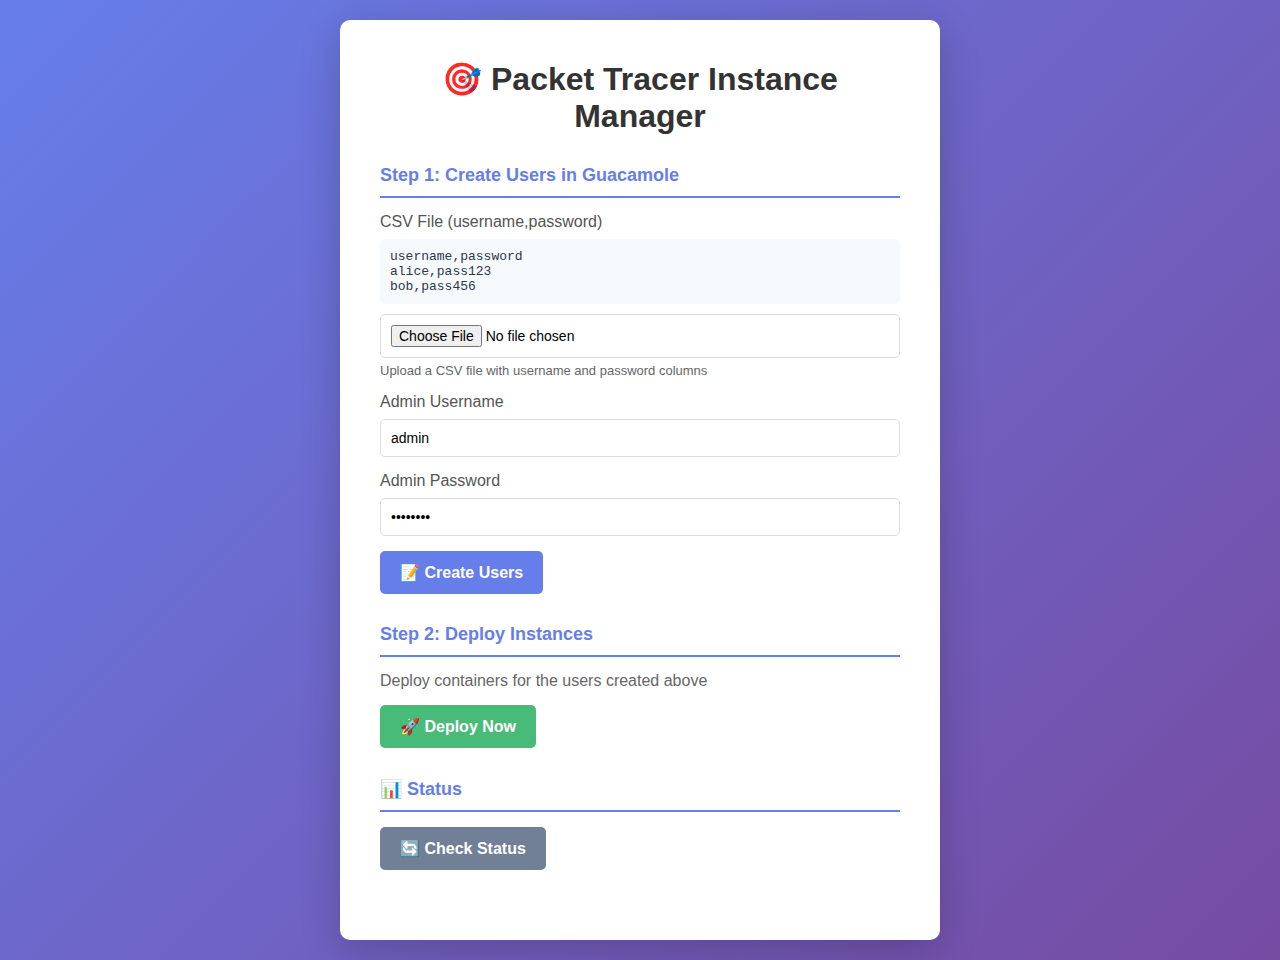
<file: ptweb-vnc/pt-nginx/www/bulk-user.html>
<!DOCTYPE html>
<html lang="en">
<head>
    <meta charset="UTF-8">
    <meta name="viewport" content="width=device-width, initial-scale=1.0">
    <title>Bulk User & Instance Management</title>
    <style>
        * {
            margin: 0;
            padding: 0;
            box-sizing: border-box;
        }

        body {
            font-family: 'Segoe UI', Tahoma, Geneva, Verdana, sans-serif;
            background: linear-gradient(135deg, #667eea 0%, #764ba2 100%);
            min-height: 100vh;
            display: flex;
            justify-content: center;
            align-items: center;
            padding: 20px;
        }

        .container {
            background: white;
            border-radius: 10px;
            box-shadow: 0 10px 40px rgba(0, 0, 0, 0.2);
            padding: 40px;
            max-width: 600px;
            width: 100%;
        }

        h1 {
            color: #333;
            margin-bottom: 30px;
            text-align: center;
        }

        .section {
            margin-bottom: 30px;
        }

        .section h2 {
            color: #667eea;
            font-size: 18px;
            margin-bottom: 15px;
            padding-bottom: 10px;
            border-bottom: 2px solid #667eea;
        }

        .form-group {
            margin-bottom: 15px;
        }

        label {
            display: block;
            color: #555;
            font-weight: 500;
            margin-bottom: 8px;
        }

        input[type="file"],
        input[type="password"],
        input[type="text"] {
            width: 100%;
            padding: 10px;
            border: 1px solid #ddd;
            border-radius: 5px;
            font-size: 14px;
        }

        input[type="file"]:focus,
        input[type="password"]:focus,
        input[type="text"]:focus {
            outline: none;
            border-color: #667eea;
            box-shadow: 0 0 5px rgba(102, 126, 234, 0.3);
        }

        .button-group {
            display: grid;
            grid-template-columns: 1fr 1fr;
            gap: 10px;
        }

        button {
            padding: 12px 20px;
            border: none;
            border-radius: 5px;
            font-size: 16px;
            font-weight: 600;
            cursor: pointer;
            transition: all 0.3s ease;
        }

        .btn-primary {
            background: #667eea;
            color: white;
        }

        .btn-primary:hover {
            background: #5568d3;
            transform: translateY(-2px);
            box-shadow: 0 5px 15px rgba(102, 126, 234, 0.4);
        }

        .btn-success {
            background: #48bb78;
            color: white;
        }

        .btn-success:hover {
            background: #38a169;
            transform: translateY(-2px);
            box-shadow: 0 5px 15px rgba(72, 187, 120, 0.4);
        }

        .btn-secondary {
            background: #718096;
            color: white;
        }

        .btn-secondary:hover {
            background: #4a5568;
            transform: translateY(-2px);
        }

        button:disabled {
            opacity: 0.6;
            cursor: not-allowed;
            transform: none;
        }

        .status {
            margin-top: 20px;
            padding: 15px;
            border-radius: 5px;
            display: none;
        }

        .status.show {
            display: block;
        }

        .status.success {
            background: #c6f6d5;
            color: #22543d;
            border: 1px solid #9ae6b4;
        }

        .status.error {
            background: #fed7d7;
            color: #742a2a;
            border: 1px solid #fc8181;
        }

        .status.info {
            background: #bee3f8;
            color: #2c5282;
            border: 1px solid #90cdf4;
        }

        .spinner {
            display: inline-block;
            width: 14px;
            height: 14px;
            border: 2px solid rgba(255, 255, 255, 0.3);
            border-radius: 50%;
            border-top-color: white;
            animation: spin 0.8s linear infinite;
            margin-right: 8px;
        }

        @keyframes spin {
            to { transform: rotate(360deg); }
        }

        .info-text {
            font-size: 13px;
            color: #666;
            margin-top: 5px;
        }

        .csv-template {
            background: #f7fafc;
            padding: 10px;
            border-radius: 5px;
            font-size: 13px;
            font-family: monospace;
            color: #2d3748;
            margin-bottom: 10px;
        }

        .hidden {
            display: none;
        }
    </style>
</head>
<body>
    <div class="container">
        <h1>🎯 Packet Tracer Instance Manager</h1>

        <!-- Section 1: Create Users -->
        <div class="section">
            <h2>Step 1: Create Users in Guacamole</h2>
            
            <div class="form-group">
                <label for="csvFile">CSV File (username,password)</label>
                <div class="csv-template">
                    username,password<br>
                    alice,pass123<br>
                    bob,pass456
                </div>
                <input type="file" id="csvFile" accept=".csv" />
                <div class="info-text">Upload a CSV file with username and password columns</div>
            </div>

            <div class="form-group">
                <label for="adminUser">Admin Username</label>
                <input type="text" id="adminUser" value="admin" />
            </div>

            <div class="form-group">
                <label for="adminPass">Admin Password</label>
                <input type="password" id="adminPass" value="admin123" />
            </div>

            <button class="btn-primary" onclick="createUsers()">
                <span>📝 Create Users</span>
            </button>

            <div id="createStatus" class="status"></div>
        </div>

        <!-- Section 2: Deploy Instances -->
        <div class="section">
            <h2>Step 2: Deploy Instances</h2>
            
            <p style="color: #666; margin-bottom: 15px;">
                Deploy containers for the users created above
            </p>

            <button class="btn-success" onclick="deployInstances()">
                <span>🚀 Deploy Now</span>
            </button>

            <div id="deployStatus" class="status"></div>
        </div>

        <!-- Section 3: Status -->
        <div class="section">
            <h2>📊 Status</h2>
            
            <button class="btn-secondary" onclick="checkStatus()">
                <span>🔄 Check Status</span>
            </button>

            <div id="statusOutput" class="status"></div>
        </div>
    </div>

    <script>
        const API_BASE = '/api';

        function showStatus(elementId, message, type = 'info') {
            const el = document.getElementById(elementId);
            el.className = `status show ${type}`;
            el.textContent = message;
        }

        function createUsers() {
            const csvFile = document.getElementById('csvFile');
            const adminUser = document.getElementById('adminUser').value;
            const adminPass = document.getElementById('adminPass').value;

            if (!csvFile.files || !csvFile.files[0]) {
                showStatus('createStatus', '❌ Please select a CSV file', 'error');
                return;
            }

            showStatus('createStatus', '⏳ Creating users...', 'info');
            const button = event.target;
            button.disabled = true;

            const formData = new FormData();
            formData.append('csvFile', csvFile.files[0]);
            formData.append('action', 'create');
            formData.append('adminUser', adminUser);
            formData.append('adminPass', adminPass);

            fetch('/bulk-user-api', {
                method: 'POST',
                body: formData
            })
            .then(response => response.json())
            .then(data => {
                if (data.success) {
                    showStatus('createStatus', `✅ ${data.message}`, 'success');
                } else {
                    showStatus('createStatus', `❌ ${data.message || 'Failed to create users'}`, 'error');
                }
            })
            .catch(error => {
                showStatus('createStatus', `❌ Error: ${error.message}`, 'error');
            })
            .finally(() => {
                button.disabled = false;
            });
        }

        function deployInstances() {
            const adminUser = document.getElementById('adminUser').value;
            const adminPass = document.getElementById('adminPass').value;
            const csvFile = document.getElementById('csvFile');

            if (!csvFile.files || !csvFile.files[0]) {
                showStatus('deployStatus', '❌ Please select a CSV file first', 'error');
                return;
            }

            showStatus('deployStatus', '⏳ Deploying instances...', 'info');
            const button = event.target;
            button.disabled = true;

            const formData = new FormData();
            formData.append('csvFile', csvFile.files[0]);
            formData.append('action', 'deploy');
            formData.append('adminUser', adminUser);
            formData.append('adminPass', adminPass);

            fetch('/bulk-user-api', {
                method: 'POST',
                body: formData
            })
            .then(response => response.json())
            .then(data => {
                if (data.success) {
                    showStatus('deployStatus', `✅ ${data.message}`, 'success');
                } else {
                    showStatus('deployStatus', `❌ ${data.message || 'Failed to deploy instances'}`, 'error');
                }
            })
            .catch(error => {
                showStatus('deployStatus', `❌ Error: ${error.message}`, 'error');
            })
            .finally(() => {
                button.disabled = false;
            });
        }

        function checkStatus() {
            showStatus('statusOutput', '⏳ Checking status...', 'info');
            const button = event.target;
            button.disabled = true;

            fetch('/bulk-user-api?action=status')
            .then(response => response.json())
            .then(data => {
                const message = `
                    Active Containers: ${data.containers || 0}
                    Total Users: ${data.users || 0}
                    Last Updated: ${new Date().toLocaleTimeString()}
                `;
                showStatus('statusOutput', message, 'success');
            })
            .catch(error => {
                showStatus('statusOutput', `❌ Error: ${error.message}`, 'error');
            })
            .finally(() => {
                button.disabled = false;
            });
        }
    </script>
</body>
</html>
</file>
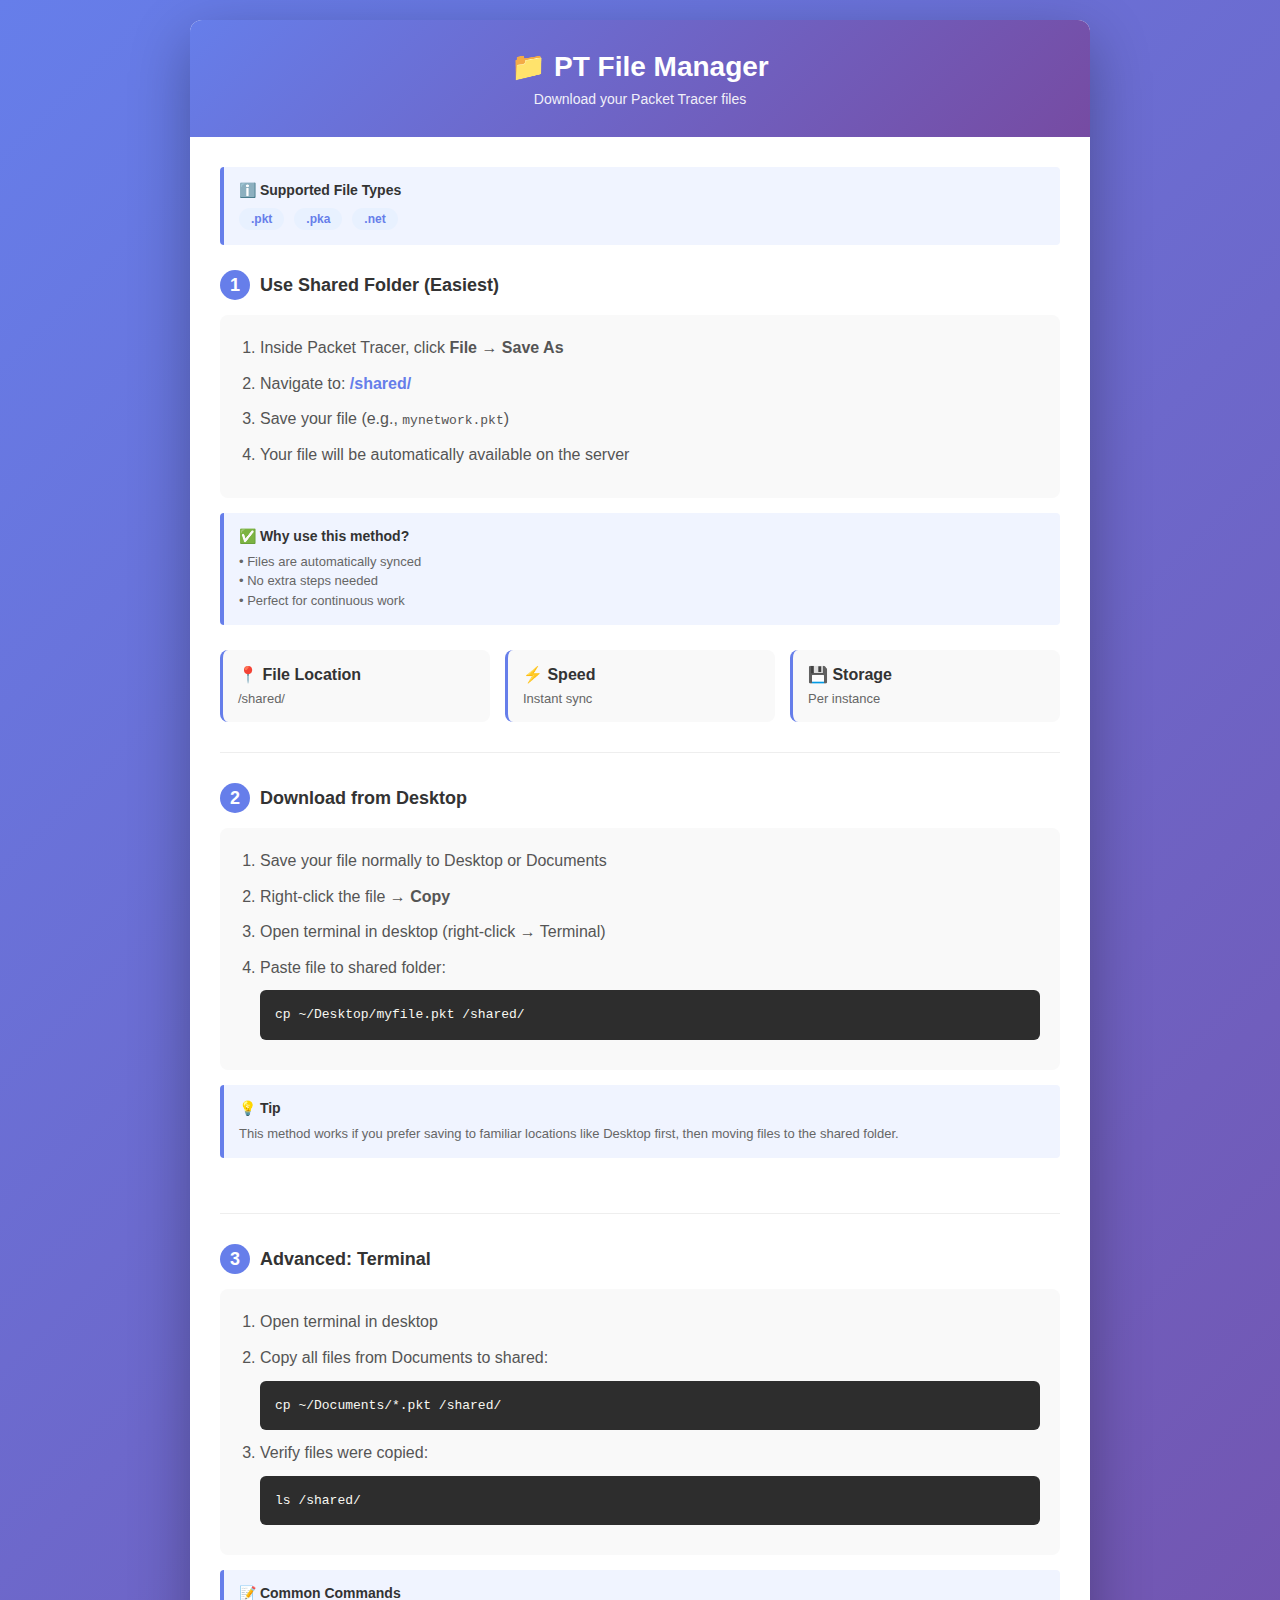
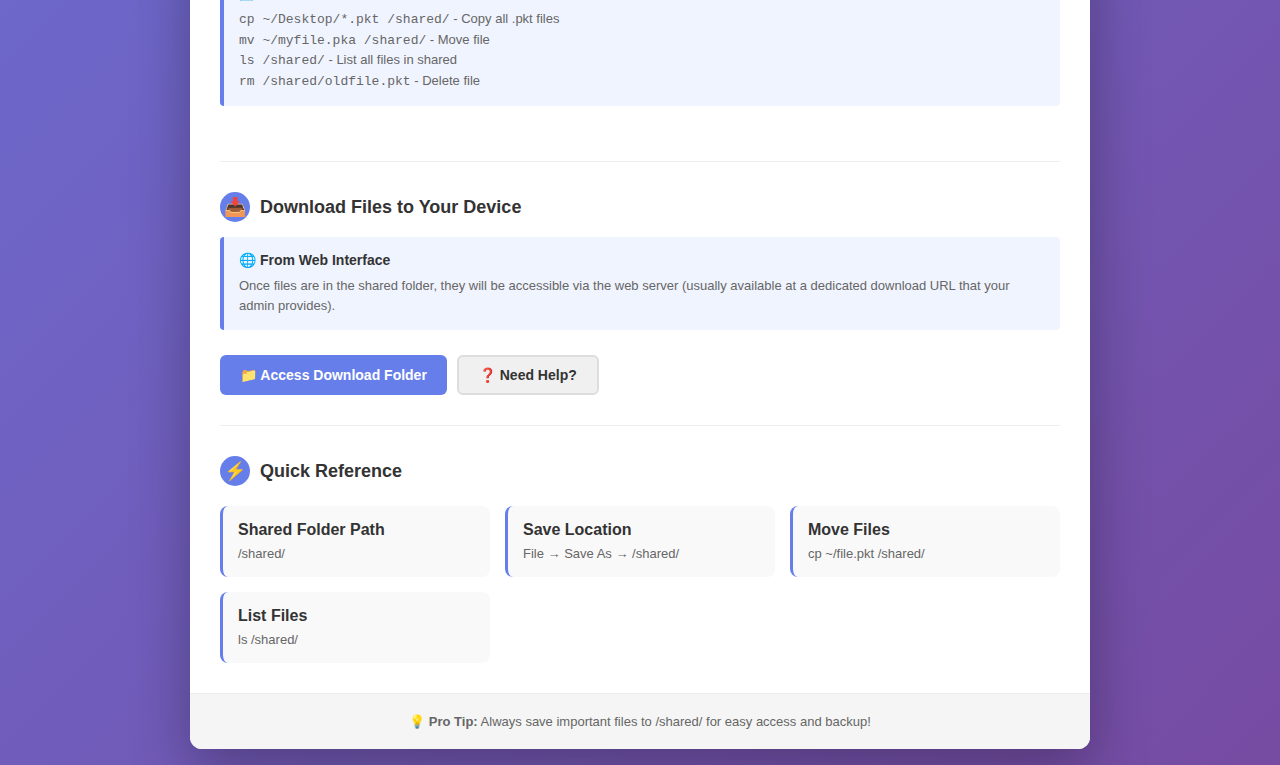
<file: ptweb-vnc/pt-nginx/www/file-manager.html>
<!DOCTYPE html>
<html lang="en">
<head>
    <meta charset="UTF-8">
    <meta name="viewport" content="width=device-width, initial-scale=1.0">
    <title>PT File Manager - Download Packet Tracer Files</title>
    <style>
        * {
            margin: 0;
            padding: 0;
            box-sizing: border-box;
        }
        
        body {
            font-family: -apple-system, BlinkMacSystemFont, "Segoe UI", Roboto, "Helvetica Neue", Arial, sans-serif;
            background: linear-gradient(135deg, #667eea 0%, #764ba2 100%);
            min-height: 100vh;
            display: flex;
            align-items: center;
            justify-content: center;
            padding: 20px;
        }
        
        .container {
            background: white;
            border-radius: 12px;
            box-shadow: 0 20px 60px rgba(0, 0, 0, 0.3);
            max-width: 900px;
            width: 100%;
            overflow: hidden;
        }
        
        .header {
            background: linear-gradient(135deg, #667eea 0%, #764ba2 100%);
            color: white;
            padding: 30px;
            text-align: center;
        }
        
        .header h1 {
            font-size: 28px;
            margin-bottom: 8px;
        }
        
        .header p {
            opacity: 0.9;
            font-size: 14px;
        }
        
        .content {
            padding: 30px;
        }
        
        .info-box {
            background: #f0f4ff;
            border-left: 4px solid #667eea;
            padding: 15px;
            margin-bottom: 25px;
            border-radius: 4px;
        }
        
        .info-box h3 {
            color: #333;
            margin-bottom: 8px;
            font-size: 14px;
        }
        
        .info-box p {
            color: #666;
            font-size: 13px;
            line-height: 1.5;
        }
        
        .method {
            margin-bottom: 30px;
            padding-bottom: 30px;
            border-bottom: 1px solid #eee;
        }
        
        .method:last-child {
            border-bottom: none;
            margin-bottom: 0;
            padding-bottom: 0;
        }
        
        .method h2 {
            color: #333;
            font-size: 18px;
            margin-bottom: 15px;
            display: flex;
            align-items: center;
        }
        
        .method h2 .icon {
            width: 30px;
            height: 30px;
            background: #667eea;
            color: white;
            border-radius: 50%;
            display: flex;
            align-items: center;
            justify-content: center;
            margin-right: 10px;
            font-weight: bold;
        }
        
        .steps {
            background: #f9f9f9;
            padding: 20px;
            border-radius: 8px;
            margin-bottom: 15px;
        }
        
        .steps ol {
            margin-left: 20px;
        }
        
        .steps li {
            margin-bottom: 10px;
            color: #555;
            line-height: 1.6;
        }
        
        .code-block {
            background: #2d2d2d;
            color: #f8f8f2;
            padding: 15px;
            border-radius: 6px;
            overflow-x: auto;
            font-family: 'Courier New', monospace;
            font-size: 13px;
            margin-top: 10px;
            line-height: 1.5;
        }
        
        .highlight {
            color: #667eea;
            font-weight: bold;
        }
        
        .button-group {
            display: flex;
            gap: 10px;
            flex-wrap: wrap;
            margin-top: 15px;
        }
        
        .btn {
            padding: 10px 20px;
            border-radius: 6px;
            border: none;
            cursor: pointer;
            font-size: 14px;
            font-weight: 600;
            transition: all 0.3s ease;
            text-decoration: none;
            display: inline-block;
        }
        
        .btn-primary {
            background: #667eea;
            color: white;
        }
        
        .btn-primary:hover {
            background: #5568d3;
            transform: translateY(-2px);
            box-shadow: 0 5px 15px rgba(102, 126, 234, 0.4);
        }
        
        .btn-secondary {
            background: #f0f0f0;
            color: #333;
            border: 2px solid #ddd;
        }
        
        .btn-secondary:hover {
            background: #e8e8e8;
            border-color: #bbb;
        }
        
        .feature-list {
            display: grid;
            grid-template-columns: repeat(auto-fit, minmax(200px, 1fr));
            gap: 15px;
            margin-top: 20px;
        }
        
        .feature-item {
            background: #f9f9f9;
            padding: 15px;
            border-radius: 8px;
            border-left: 3px solid #667eea;
        }
        
        .feature-item strong {
            display: block;
            color: #333;
            margin-bottom: 5px;
        }
        
        .feature-item span {
            color: #666;
            font-size: 13px;
        }
        
        .footer {
            background: #f5f5f5;
            padding: 20px;
            text-align: center;
            border-top: 1px solid #eee;
            font-size: 13px;
            color: #666;
        }
        
        .file-types {
            display: flex;
            gap: 10px;
            flex-wrap: wrap;
            margin-top: 10px;
        }
        
        .file-type {
            background: #e8f1ff;
            color: #667eea;
            padding: 4px 12px;
            border-radius: 20px;
            font-size: 12px;
            font-weight: 600;
        }
    </style>
</head>
<body>
    <div class="container">
        <div class="header">
            <h1>📁 PT File Manager</h1>
            <p>Download your Packet Tracer files</p>
        </div>
        
        <div class="content">
            <div class="info-box">
                <h3>ℹ️ Supported File Types</h3>
                <div class="file-types">
                    <span class="file-type">.pkt</span>
                    <span class="file-type">.pka</span>
                    <span class="file-type">.net</span>
                </div>
            </div>
            
            <!-- Method 1: Shared Folder -->
            <div class="method">
                <h2>
                    <span class="icon">1</span>
                    Use Shared Folder (Easiest)
                </h2>
                
                <div class="steps">
                    <ol>
                        <li>Inside Packet Tracer, click <strong>File → Save As</strong></li>
                        <li>Navigate to: <span class="highlight">/shared/</span></li>
                        <li>Save your file (e.g., <code>mynetwork.pkt</code>)</li>
                        <li>Your file will be automatically available on the server</li>
                    </ol>
                </div>
                
                <div class="info-box">
                    <h3>✅ Why use this method?</h3>
                    <p>• Files are automatically synced<br>
                       • No extra steps needed<br>
                       • Perfect for continuous work</p>
                </div>
                
                <div class="feature-list">
                    <div class="feature-item">
                        <strong>📍 File Location</strong>
                        <span>/shared/</span>
                    </div>
                    <div class="feature-item">
                        <strong>⚡ Speed</strong>
                        <span>Instant sync</span>
                    </div>
                    <div class="feature-item">
                        <strong>💾 Storage</strong>
                        <span>Per instance</span>
                    </div>
                </div>
            </div>
            
            <!-- Method 2: Download from Desktop -->
            <div class="method">
                <h2>
                    <span class="icon">2</span>
                    Download from Desktop
                </h2>
                
                <div class="steps">
                    <ol>
                        <li>Save your file normally to Desktop or Documents</li>
                        <li>Right-click the file → <strong>Copy</strong></li>
                        <li>Open terminal in desktop (right-click → Terminal)</li>
                        <li>Paste file to shared folder:
                            <div class="code-block">cp ~/Desktop/myfile.pkt /shared/</div>
                        </li>
                    </ol>
                </div>
                
                <div class="info-box">
                    <h3>💡 Tip</h3>
                    <p>This method works if you prefer saving to familiar locations like Desktop first, then moving files to the shared folder.</p>
                </div>
            </div>
            
            <!-- Method 3: Using Terminal -->
            <div class="method">
                <h2>
                    <span class="icon">3</span>
                    Advanced: Terminal
                </h2>
                
                <div class="steps">
                    <ol>
                        <li>Open terminal in desktop</li>
                        <li>Copy all files from Documents to shared:
                            <div class="code-block">cp ~/Documents/*.pkt /shared/</div>
                        </li>
                        <li>Verify files were copied:
                            <div class="code-block">ls /shared/</div>
                        </li>
                    </ol>
                </div>
                
                <div class="info-box">
                    <h3>📝 Common Commands</h3>
                    <p><code>cp ~/Desktop/*.pkt /shared/</code> - Copy all .pkt files<br>
                       <code>mv ~/myfile.pka /shared/</code> - Move file<br>
                       <code>ls /shared/</code> - List all files in shared<br>
                       <code>rm /shared/oldfile.pkt</code> - Delete file</p>
                </div>
            </div>
            
            <!-- Download Instructions -->
            <div class="method">
                <h2>
                    <span class="icon">📥</span>
                    Download Files to Your Device
                </h2>
                
                <div class="info-box">
                    <h3>🌐 From Web Interface</h3>
                    <p>Once files are in the shared folder, they will be accessible via the web server (usually available at a dedicated download URL that your admin provides).</p>
                </div>
                
                <div class="button-group">
                    <button class="btn btn-primary" onclick="alert('Download URL: http://localhost/downloads/\n\nAsk your administrator for access.')">
                        📁 Access Download Folder
                    </button>
                    <button class="btn btn-secondary" onclick="alert('Contact your network administrator for direct download access.')">
                        ❓ Need Help?
                    </button>
                </div>
            </div>
            
            <!-- Quick Reference -->
            <div class="method">
                <h2>
                    <span class="icon">⚡</span>
                    Quick Reference
                </h2>
                
                <div class="feature-list">
                    <div class="feature-item">
                        <strong>Shared Folder Path</strong>
                        <span>/shared/</span>
                    </div>
                    <div class="feature-item">
                        <strong>Save Location</strong>
                        <span>File → Save As → /shared/</span>
                    </div>
                    <div class="feature-item">
                        <strong>Move Files</strong>
                        <span>cp ~/file.pkt /shared/</span>
                    </div>
                    <div class="feature-item">
                        <strong>List Files</strong>
                        <span>ls /shared/</span>
                    </div>
                </div>
            </div>
        </div>
        
        <div class="footer">
            <p>💡 <strong>Pro Tip:</strong> Always save important files to /shared/ for easy access and backup!</p>
        </div>
    </div>
</body>
</html>
</file>
